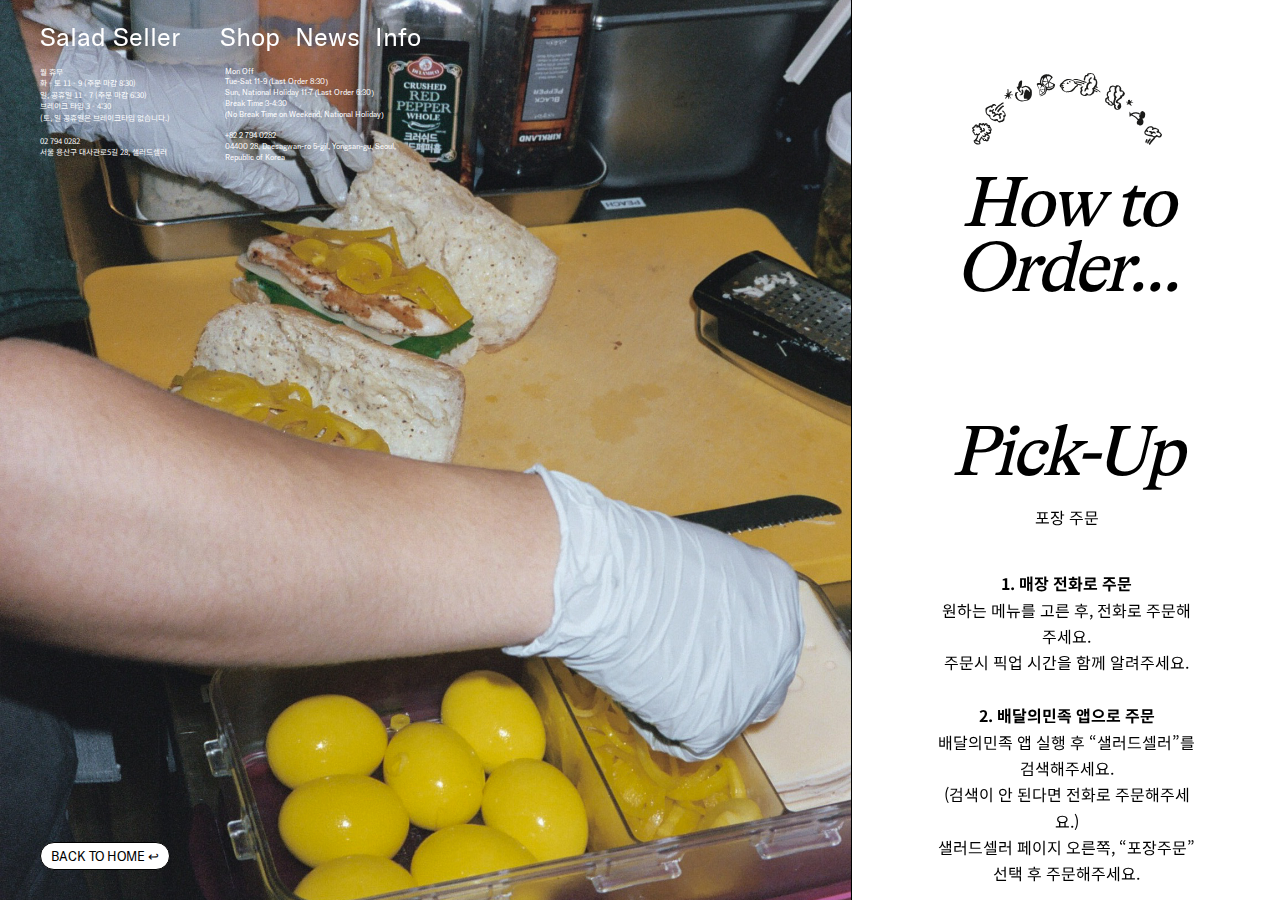
<file: info.html>
<!doctype html>
<html lang="ko">
<head>
    <meta charset="UTF-8">
    <meta name="viewport"
          content="width=device-width, user-scalable=no, initial-scale=1.0, maximum-scale=1.0, minimum-scale=1.0">
    <meta http-equiv="X-UA-Compatible" content="ie=edge">

    <meta name="title" content="Salad Seller">
    <meta name="description" content="샐러드 셀러 | 02-794-0282 | 서울 용산구 대사관로5길 28">
    <meta name="keywords" content="샐러드, 샐러드셀러, 이태원, 샌드위치">
    <meta property="og:title" content="Salad Seller">
    <meta property="og:image" content="img/thumb.jpg">
    <meta property="og:image:width" content="800">
    <meta property="og:image:height" content="400">
    <meta property="og:url" content="http://saladseller.com">
    <meta property="og:site_name" content="Salad Seller">
    <meta property="og:type" content="website">

    <title>Salad Seller</title>

    <link href="https://fonts.googleapis.com/css2?family=Archivo+Narrow&amp;display=swap" rel="stylesheet">
    <link href="https://fonts.googleapis.com/css2?family=Noto+Sans+KR:wght@400;700&amp;display=swap" rel="stylesheet">

    <link rel="stylesheet" type="text/css" href="./css/style.css">

    <script src="./js/plugin/jquery-3.5.1.min.js"></script>
    <script src="./js/plugin/jquery.lazy.min.js"></script>
</head>
<body>
<header>

    <div class="logo_info">
        <a href="index.html">
            <span>Salad Seller</span>
        </a>
    </div>


    <nav>
        <div class="navicon_info">
            <a href="https://smartstore.naver.com/cellartorafter" target="_blank">
                <span>Shop</span>
            </a>
        </div>

        <div class="navicon_info">
            <a href="https://www.instagram.com/saladseller/" target="_blank">
                <span>News</span>
            </a>
        </div>

        <div class="navicon_info">
            <a href="info.html">
                <span>Info</span>
            </a>
        </div>
    </nav>


    <div class="imgbtn">
            <span lang="en">
                <a href="index.html">
                    BACK TO HOME ↩
                </a>
            </span>
    </div>


</header>

<div class="wrapper info">
    <div class="container info">

        <div class="info-col first">

            <div class="info-op">
                <div class="kor">
                    월 휴무 <br>
                    화 - 토 11 - 9 (주문 마감 8:30)<br>
                    일, 공휴일 11 - 7 (주문 마감 6:30)<br>
                    브레이크 타임 3 - 4:30 <br>
                    (토, 일 공휴일은 브레이크타임 없습니다.)<br><br>
                    02 794 0282<br>
                    서울 용산구 대사관로5길 28, 샐러드셀러
                </div>
                <div class="eng">
                        <span lang="en">
                            Mon Off<br>
                            Tue-Sat 11-9 (Last Order 8:30)<br>
                            Sun, National Holiday 11-7 (Last Order 6:30)<br>
                            Break Time 3-4:30
                            <br>(No Break Time on Weekend, National Holiday)<br><br>
                            +82 2 794 0282<br>
                            04400 28, Daesagwan-ro 5-gil, Yongsan-gu,
                            Seoul, <br>Republic of Korea
                        </span>
                </div>

            </div>

            <div class="info_photo_bg">
            </div>

        </div>

    </div>
    <div class="order-box">
        <div id="order"></div>
        <div class="order-des">

            <div class="title">
                <img src="./img/main/fruit.svg" alt=""></div>
            <br>
            <span lang="en" class="order-menu">How to Order... </span><br><br><br><br><br><br><br>
            <div class="ordertype">
                <span lang="en" class="order-menu">Pick-Up </span><br><br>
                <div class="order-how">
                    포장 주문
                </div>
                <br><br>

                <div class="order-number">
                    1. 매장 전화로 주문
                </div>

                <div class="order-how">
                    원하는 메뉴를 고른 후, 전화로 주문해 주세요. <br>
                    주문시 픽업 시간을 함께 알려주세요.<br><br>
                </div>

                <div class="order-number">
                    2. 배달의민족 앱으로 주문
                </div>
                <div class="order-how">
                    배달의민족 앱 실행 후 “샐러드셀러”를 검색해주세요.<br>
                    (검색이 안 된다면 전화로 주문해주세요.)<br>
                    샐러드셀러 페이지 오른쪽, “포장주문” 선택 후 주문해주세요.
                </div>
                <br><br><br><br>
                <img src="./img/main/order_illust.svg" alt=""><br><br><br>
            </div>
            <br><br><br><br><br>

            <div id="mydiv">
                <div id="mydivheader">
                    <img src="./img/main/drag-logo(1).svg" alt=""></div>
            </div>

            <div class="ordertype">
                <span lang="en" class="order-menu">Delivery </span><br><br>
                <div class="order-how">
                    배달 주문
                    <br><br>
                    배달의민족 앱 실행 후 “샐러드셀러”를 검색해주세요.<br>
                    (검색이 안 된다면 배달 불가 지역입니다.)<br>
                    샐러드셀러 페이지에 접속 하셨다면,
                    정보창에 영업정보 확인 후 주문해주세요.
                </div>
                <br><br>
                <img src="./img/main/baemin_illust.svg" alt=""> <br><br>
                <div class="title">
                    <a href="https://baemin.me/sfwp_clr0" target="_blank">
                        <div class=order-number>“배달의 민족 바로가기”</div>
                    </a>
                </div>
                <br><br><br>
            </div>
        </div>
        <br>
        <br>
        <br>
        <br><br><br>

        <div class="ordertype">
            <span lang="en" class="order-menu">Schedule</span><br><br>
            <div class="order-how">
                샐러드셀러 영업 시간표<br><br>
                <img src="./img/main/cal_nov.svg" alt=""> <br>
                <br>
                <br>
                <br><br><br> <br>
                <br>
                <br>

            </div>
        </div>
    </div>
</div>


<div class="tablet-nav">
    <span lang="en"><a href="https://stevesucemi.github.io/Salad-Seller/index.html">HOME</a></span>
    <br>
    <span lang="en"><a href="#order">↑TOP </a></span>
</div>

<div class="mobile-nav">
    <span lang="en"><a href="https://stevesucemi.github.io/Salad-Seller/index.html">HOME</a></span>
    <br>
    <span lang="en"><a href="#order">↑TOP </a></span>
</div>


<script>
    // LUCKY D :: 인포 배경 변경 (새로고침시 변경)
    $(document).ready(function () {
        let classCycle = ['bg_1', 'bg_2', 'bg_3', 'bg_4', 'bg_5', 'bg_6', 'bg_7', 'bg_8', 'bg_9'];

        let randomNumber = Math.floor(Math.random() * classCycle.length);
        let classToAdd = classCycle[randomNumber];

        $('.info_photo_bg').addClass(classToAdd);

    });
</script>


</body>
</html>
</file>
<file: css/style.css>
* {
    text-size-adjust: none !important;

    -webkit-box-sizing: border-box !important;
    -moz-box-sizing: border-box !important;
    box-sizing: border-box !important;

    -webkit-overflow-scrolling: touch !important;

    font-smoothing: antialiased;

    -webkit-appearance: none;

    font-style: normal;
}

@font-face {
    font-family: 'GT Alpina';
    src: local(GT Alpina);
    src: url(./fonts/GT-Alpina-Regular.woff2);
    src: url(./fonts/GT-Alpina-Regular.woff2) format('woff2'),
    url(./fonts/GT-Alpina-Regular.woff2) format('woff2'),
    url(./fonts/GT-Alpina-Regular.woff) format('woff'),
    url(./fonts/GT-Alpina-Regular.ttf) format('truetype'),
    url(./fonts/GT-Alpina-Regular.woff2) format('woff2');
}

@font-face {
    font-family: 'GT America';
    src: local(GT America);
    src: url(./fonts/GT-America-Standard-Regular.woff2);
    src: url(./fonts/GT-America-Standard-Regular.woff2) format('woff2'),
    url(./fonts/GT-America-Standard-Regular.woff2) format('woff2'),
    url(./fonts/GT-America-Standard-Regular.woff) format('woff'),
    url(./fonts/GT-America-Standard-Regular.ttf) format('truetype'),
    url(./fonts/GT-America-Standard-Regular.woff2) format('woff2');
}

a {
    text-decoration: none;
    color: #000;
}

nav a:hover {
    text-decoration: underline;
    color: #000;
}

nav_info a:hover {
    text-decoration: underline;
    color: #fff;
}

pre {
    margin: 0;
}

html {
    height: 100%;
}


:lang(ko) {
    font-family: 'Noto Sans KR';
}

:lang(en) {
    font-family: 'GT America', sans-serif;
}

p {
    padding: 0px;
    margin: 0px;
}


body {
    padding: 0px;
    margin: 0px;
    height: 100%;
    display: flex;
    flex-direction: column;
    /*    overflow: hidden;*/
}

@-webkit-keyframes hoverani {
    0% {
        color: black;
    }

    100% {
        color: rgb(0, 120, 120);
        font-weight: 600;
    }
}

@keyframes hoverani {
    0% {
        color: black;
    }

    100% {
        color: rgb(0, 120, 120);
        font-weight: 600;
    }
}

body::-webkit-scrollbar {
    display: none;
    /* Chrome, Safari, Opera*/
}


.popup_window {

    width: 200px;
    height: 500px;
    border: 1px solid #000;
    background: #fff;
    position: fixed;
    left: 50%;
    top: 50%;

}


.close_bttn {
    width: 40px;
    height: 40px;
    cursor: pointer;
    background: #000;
    position: absolute;
    top: 20px;
    right: 20px;
    /*background-image: url('');*/
    background-size: cover;

}

.hide {
    display: none;

}


header {
    width: 66.6%;
    height: auto;
    position: fixed;
    top: 0px;
    left: 0px;
    overflow: hidden;
    padding: 20px 40px 20px 40px;
    z-index: 2;

}

.logo {
    height: auto;
    float: left;
    position: relative;
    top: 0;
    width: 20%;
}

.logo span {
    left: 40px;
    font-family: 'GT America', sans-serif;
    font-size: 2vw;
}

.logo_info {
    height: auto;
    float: left;
    position: relative;
    top: 0;
    width: 20%;
}


.logo_info span {
    left: 40px;
    font-family: 'GT America', sans-serif;
    font-size: 2vw;
    color: white;

}


.homebtn {
    position: fixed;
    right: 3%;
    bottom: 0px;
    width: auto;
    height: auto;
    padding: 0 0 30px 40px;
}

.homebtn img {
    width: 8vw;
}


.operationcon {
    position: absolute;
    display: flex;
    flex-wrap: nowrap;
    justify-content: space-between;
    height: auto;
    width: 66%;
    left: 30px;
    bottom: 30px;
}

.operation {
    width: 50%;
}

.imgbtn {
    position: fixed;
    left: 0px;
    bottom: 0px;
    width: auto;
    height: auto;
    padding: 0 0 30px 40px;

}

.imgbtn span {
    position: relative;
    float: left;
    font-family: 'GT America', sans-serif;
    width: auto;
    border: 1px black solid;
    border-radius: 40px;
    background: #fff;
    padding: 5px 10px 5px 10px;
    font-size: 1vw;


}


.img-btn-pdf {
    margin-left: 15px;
}


.imgbtn span:hover {
    text-decoration: none;
    color: #000;
    background: #EEE1CA;
}

.imgbtn span a {

    line-height: 100%;
}

.imgbtn span:hover a, .imgbtn span:hover #imgbtn {
    color: #000;
}


.imgbtn-mobile span a:hover {
    text-decoration: none;
}

.imgbtn-mobile span a:active {
    text-decoration: none;
}

#imgbtn {
    font-family: 'GT America', sans-serif;
    font-size: 1vw;
}

input {
    text-decoration: none;
    border: none;
    padding: 0;
    background: none;

}


#imgbtn:hover {
    cursor: pointer;
}


nav {
    position: fixed;
    float: left;
    left: 16%;
    height: auto;
}

nav_info {
    position: fixed;
    float: left;
    left: 16%;
    height: auto;
}

.navicon {
    float: left;
    width: auto;
    padding: 0 0 0px 15px;
}


.navicon_info {
    float: left;
    width: auto;
    padding: 0 0 0px 15px;
}


.navicon span {
    display: block;
    text-align: left;
    font-family: 'GT America', sans-serif;
    font-size: 2vw;
}

.navicon_info span {
    display: block;
    text-align: left;
    font-family: 'GT America', sans-serif;
    font-size: 2vw;
    color: white;
}

.wrapper {
    height: 100%;
    width: 100%;
    margin-top: 0;
    bottom: 0;
}

.container {
    width: 100%;
    height: 100%;
    width: 100%;
    float: left;
    overflow-y: hidden;
}


.menucon {
    width: 66.6%;
    height: 100%;
    overflow-y: scroll;
    overflow-x: hidden;
    border-right: 1px solid black;
    position: fixed;
    left: 0px;
    top: 0px;
}

.menucon-mobile {
    width: 100%;
    height: auto;
    display: flex;
    flex-wrap: wrap;
    overflow-y: scroll;
    overflow-x: hidden;
    display: none;
}

.landing_cover {
    width: 100%;
    height: 100vh;
    background: #e6321e;
    position: relative;
}

.landing_cover img {
    width: 100%;
    padding: 40px;
    height: auto;
    position: absolute;
    left: 50%;
    top: 50%;
    transform: translate(-50%, -50%);
}

.menu_cover {

    padding: 8vw 40px 0px 40px;
}

.menutype {
    width: 100%;
    display: flex;
    flex-wrap: nowrap;
    margin-right: 10px;
}

.menu-title {
    width: 100%;
    font-family: 'GT America', sans-serif;
    font-size: 32px;
    border: 1px black solid;
    border-radius: 40px;
    padding: 5px;
    text-align: center;
}

.menu-left-col {
    width: 50%;
    height: auto;
    flex-direction: column;
    padding-right: 40px;
    border-right: 1px black solid;
    padding-top: 30px;
}

.menu-right-col {
    width: 50%;
    height: auto;
    flex-direction: column;
    padding-left: 40px;
    padding-top: 30px;
}


.menucon-mobile {
    display: none;
}

.order-box {
    position: fixed;
    width: 33.3%;
    height: 100%;
    right: 0px;
    bottom: 0px;
    overflow-y: scroll;
    padding: 0 40px 0 40px;
    text-align: center;
}


#mydiv {
    position: absolute;
    z-index: 9;
}

#mydivheader {
    cursor: move;
    z-index: 10;

}

.dish {
    width: 100%;
    display: grid;
    grid-template-columns: auto;
    grid-row-gap: 20px;
    line-height: 1.6;
    padding-bottom: 30px;
    border-bottom: black solid 1px;
    margin-bottom: 30px;
}


.menu-left-col .dish:nth-last-child(1) {
    border-bottom: none;
    margin-bottom: 100px;
}

.menu-right-col .dish:nth-last-child(1) {
    border-bottom: none;
    margin-bottom: 100px;
}

.add {
    width: 100%;
    display: grid;
    grid-template-columns: 5fr 1fr;
    word-break: keep-all;
}

.add p:nth-child(2) {
    text-align: right;
}

.add span[lang="en"] {
    font-family: 'GT America', sans-serif;
    white-space: nowrap;
}

.title {
    font-size: 30px;
    line-height: 1.25;
}

.title span {
    font-family: 'GT America', sans-serif;
    width: 100%;
    float: left;
}

.title.baemin:hover span {
    -webkit-animation-fill-mode: forwards;
    animation-fill-mode: forwards;
    -webkit-animation-name: hoverani;
    animation-name: hoverani;
    -webkit-animation-duration: 0.05s;
    animation-duration: 0.05s;
}

.sorting span[lang="en"] {
    font-family: 'GT America', sans-serif;
    font-size: 18px;
}

.season {
    font-size: 18px;
}

.price {
    width: 100%;
    display: flex;
    flex-wrap: nowrap;
}

.price span {
    display: inline-block;
    font-family: 'GT America', sans-serif;
    font-size: 18px;
    position: relative;
}

.vegan {
    color: rgb(0, 120, 120);
    padding: 0 10px 0 0;
    font-family: 'GT Alpina', serif !important;
    font-style: italic;
    font-size: 20px;
    left: 3%;

}

.best {
    color: rgb(230, 50, 30);
    padding: 0 10px 0px 0;
    font-family: 'GT Alpina', serif !important;
    font-style: italic;
    font-size: 20px;
    left: 3%;

}

.ingredients {
    word-break: keep-all;
    line-height: 1.5;
    font-size: 14px;
    width: 92%;
}

.ingredients span[lang="en"] {
    font-family: 'GT America', sans-serif;
    line-height: 1.3;
}

.menu-pictures img {
    width: 100%;
}

.menu-pictures span {
    display: inline-block;
    width: 100%;
    text-align: center;
}

.imghide {
    display: none;
}

.source {
    padding-bottom: 30px;
    font-size: 14px;
}

.order-des {
    width: 100%;
    padding: 8vh 0px 0px 0px;
    font-size: 12px;
    line-height: 1.65;
}

.order-des .title {
    margin-bottom: 0px;

}

.order-number {
    text-align: center;
    font-weight: 700;
    font-size: 12pt;
    padding: 0 40px 0 40px;


}

.order-how {
    text-align: center;
    padding: 0 40px 0 40px;
    font-size: 12pt;
}

.order-des img {
    margin: auto;
    text-align: center;
    width: 45%;
}

.ordertype {
    border-bottom: 1px solid black;
    padding-bottom: 60px;
    margin-bottom: 0px;
}


.ordertype a:hover {
    -webkit-animation-fill-mode: forwards;
    animation-fill-mode: forwards;
    -webkit-animation-name: hoverani;
    animation-name: hoverani;
    -webkit-animation-duration: 0.05s;
    animation-duration: 0.05s;
    text-decoration: none;
}

.order-menu {
    display: inline-block;
    font-family: 'GT Alpina', sans-serif;
    font-style: italic;
    width: 100%;
    font-size: 72px;
    letter-spacing: -3px;
    line-height: 0.9;
    margin-bottom: 0px;
    text-align: center;
}

.menucon-mobile .order-menu {
    margin-bottom: 30px;
}

.order-box .title img {
    height: auto;
}

.order-box h3 {
    margin: 0;
    font-size: 18px;
}


.info-col {
    width: 66.6%;
    height: 100%;
    word-break: keep-all;
    float: left;
    border-right: 1px solid #000;
}

.info_photo_bg {
    width: 100%;
    height: 100%;
    background-size: cover;
    background-position: 50% 50%;
}

.bg_1 {
    background-image: url("../img/info/info1.jpg");
}

.bg_2 {
    background-image: url("../img/info/info2.jpg");
}

.bg_3 {
    background-image: url("../img/info/info3.jpg");
}

.bg_4 {
    background-image: url("../img/info/info4.jpg");
}

.bg_5 {
    background-image: url("../img/info/info5.jpg");
}

.bg_6 {
    background-image: url("../img/info/info6.jpg");
}

.bg_7 {
    background-image: url("../img/info/info7.jpg");
}

.bg_8 {
    background-image: url("../img/info/info8.jpg");
}

.bg_9 {
    background-image: url("../img/info/info9.jpg");
}

.info-col.first img {
    align-self: center;
    width: 100%;
    max-height: 100%;
    overflow: hidden;
    position: relative;
    left: 50%;
    top: 50%;
    transform: translate(-50%, -50%);
    object-fit: cover;

}


.intro {
    font-size: 16px;
    line-height: 150%;
}


.info-col.middle img {
    width: 140px;
}

.info-op {
    width: 100%;
    float: left;
    height: auto;
    font-size: 0.6vw;
    white-space: inherit;
    padding: 2vw 0px 0px 20px;
}


.info-op div {
    float: left;
    color: white;
}

.info-op .kor {
    width: 14.5vw;
    line-height: 150%;
    padding: 40px 1vw 0px 20px;
}

.info-op .eng {
    line-height: 140%;
    width: auto;
    padding: 40px 1vw 0px 1.5vw;
}


.mobile-nav {
    display: none;
    position: fixed;
    z-index: 999;
}


.tablet-nav {
    display: none;
    position: fixed;
    z-index: 999;
}

.mobile-nav a:hover {
    text-decoration: none;
}

.mobile-nav a:active {
    text-decoration: none;
    -webkit-animation-fill-mode: forwards;
    animation-fill-mode: forwards;
    -webkit-animation-name: hoverani;
    animation-name: hoverani;
    -webkit-animation-duration: 0.05s;
    animation-duration: 0.05s;
}

.mobile-nav span {
    width: 100%;
    text-align: center;
    font-family: 'GT America', sans-serif;
    display: inline-block;
    margin-left: auto;
    margin-right: auto;
}

.tablet-nav span:nth-child(1) {
    margin-bottom: 10px;
}

.tablet-nav a:active {
    text-decoration: none;
    -webkit-animation-fill-mode: forwards;
    animation-fill-mode: forwards;
    -webkit-animation-name: hoverani;
    animation-name: hoverani;
    -webkit-animation-duration: 0.05s;
    animation-duration: 0.05s;
}

.tablet-nav span {
    width: 100%;
    text-align: center;
    font-family: 'GT America', sans-serif;
    display: inline-block;
    margin-left: auto;
    margin-right: auto;
}

.mobile-nav span:nth-child(1) {
    margin-bottom: 10px;
}

#menu {
    position: relative;
    width: 1px;
    height: 1px;
}

#menu-tab {
    position: relative;
    width: 1px;
    height: 1px;
}

#order {
    position: relative;
    width: 1px;
    height: 1px;
}

#tablet-menu {
    display: none;
}


/*창 사이즈별 세세한 변경 사항*/
@media screen and (min-width: 1101px) and (max-width: 1700px) {
    .order-des img {
        margin: auto;
        text-align: center;
        width: 55%
    }
}


/*작은모니터*/

@media screen and (min-width: 1001px) and (max-width: 1510px) {


    .operationcon {
        width: 100%;
    }

    .navicon img {
        margin-bottom: 5px;
        width: 100%;
        max-height: 6.5vh;
    }

    .ingredients {
        font-size: 12px;
    }

}


/*태블릿*/

@media screen and (min-width: 601px) and (max-width: 1000px) {

    .logo {
        height: 9vh;
        position: relative;
        left: 0;
        top: 0;
        text-align: left;
    }

    .logo img {
        height: 100%;
    }

    .imgbtn {
        display: none;
    }


    nav {
        display: flex;
        justify-items: center;
        justify-content: space-between;
        align-items: center;
        position: absolute;
        width: 33vw;
        height: 100%;
        right: 40px;
        top: 15px;
    }

    .navicon {
        width: 80px;
        display: flex;
        flex-wrap: wrap;
        justify-items: center;
        justify-content: center;
        align-items: flex-end;
    }

    .navicon span {
        width: 100%;
        display: block;
        text-align: center;
        font-size: 1.4em;
    }

    .navicon img {
        margin-bottom: 0px;
        width: 100%;
        max-height: 4vh;
    }

    .wrapper {
        width: 100%;
        height: calc(93vh - 60px);
        bottom: 0;
        padding: 0 30px 0 30px;
    }

    .container {
        width: 100%;
        height: auto;
        display: flex;
        flex-wrap: wrap;
        grid-template-columns: 100%;
        grid-template-rows: auto;
    }

    .container.info {
        height: 100%;
        overflow-y: scroll;
        padding-bottom: 0px;
    }

    .wrapper.info {
        padding: 0px 0px 0px 40px;
    }

    .menucon {
        width: 100%;
        height: auto;
        display: flex;
        flex-wrap: wrap;
        overflow-y: scroll;
        overflow-x: hidden;
        order: 2;
        float: left;
        border-right: none;
    }

    .menucon::-webkit-scrollbar {
        width: 0;
    }

    .menucon::-webkit-scrollbar-thumb {
        background: black;
    }

    /*태블릿 메뉴 탑*/
    #tablet-menu {
        display: block;
        width: 100%;
        height: auto;
        margin-bottom: 30px;
    }

    #tablet-menu .order-menu {
        margin-bottom: 30px;
    }

    .imgbtn-mobile span {
        display: block;
        font-family: 'GT America', sans-serif;
        right: 0;
        width: 50%;
        float: left;
        text-align: center;
    }

    .img-btn-span {
        position: relative;
        top: 0;
    }

    #imgbtn-t {
        display: block;
        font-family: 'GT America', sans-serif;
        font-size: 16px;
        margin: 0 auto;
    }

    #imgbtn-t:hover {
        text-decoration: none;
    }

    #imgbtn-t:active {
        -webkit-animation-fill-mode: forwards;
        animation-fill-mode: forwards;
        -webkit-animation-name: hoverani;
        animation-name: hoverani;
        -webkit-animation-duration: 0.05s;
        animation-duration: 0.05s;
        text-decoration: none;
    }

    .menu-title {
        width: 100%;
        font-size: 28px;
    }

    .menutype {
        margin-right: 0;

    }

    .title {
        font-size: 28px;
        line-height: 120%;
    }

    .title::-webkit-scrollbar {
        height: 0;
    }


    .title span[lang="ko"]::after {
        content: "\A";
        white-space: pre;
    }

    .title span[lang="en"] {
        white-space: normal !important;
    }

    .ingredients {
        font-size: 12px;
        word-break: keep-all;
    }

    .order-box {
        width: 100%;
        height: 100%;
        overflow-y: scroll;
        text-align: center;
        display: grid;
        order: 1;
        float: left;
        padding: 0;
    }

    .container::-webkit-scrollbar {
        width: 0;
    }

    .order-box::-webkit-scrollbar {
        width: 0px;
    }

    .order-des img {
        margin: 0 auto;
        width: 40%;
    }

    .ordertype:nth-last-child(1) {
        margin-bottom: 0;
    }

    .slogans {
        display: none;
    }

    .menucon::-webkit-scrollbar-thumb {
        background: black;
    }

    .menu {
        display: block;
        width: 100%;
        text-align: center;
        font-size: 72px;
        letter-spacing: -3px;
        margin-bottom: 30px;
    }

    .info-wrapper {
        width: 100%;
        height: auto;
        max-height: calc(100% - 120px);
        padding: 0 30px 30px 30px;
        bottom: 0;
        background: #fff;
        display: flex;
        flex-wrap: wrap;
        overflow-y: scroll;
    }


    .info-col {
        width: 100%;
        height: auto;
        word-break: keep-all;
        float: left;
    }

    .info-col.first {
        margin-right: 0px;
        margin-bottom: 30px;
        order: 2;
    }

    .info-col.middle {
        margin-right: 0px;
        order: 3;
    }


    .info-op {
        width: 100%;
        position: relative;
        bottom: 0px;
        font-size: 12px;
        white-space: inherit;
        margin-top: 60px;
        display: flex;
    }

    .info-op div {
        margin-bottom: 0;
        width: 50%;
        float: left;
        align-self: flex-end;
    }

    .info-op .kor {
        margin-bottom: 0;
    }

    .tablet-nav {
        display: block;
        bottom: 30px;
        right: 30px;
    }

    .tablet-nav span {
        font-size: 28px;
    }

    #menu-tab {
        top: calc(-7vh - 60px);
    }

    #order {
        top: calc(-7vh - 60px);
    }


}


/*모바일*/
@media screen and (min-width: 0px) and (max-width: 600px) {

    body {
        flex-wrap: nowrap;
    }

    header {
        width: 100%;
        position: absolute;
        top: 0px;
        left: 0px;
        height: auto;
        overflow: hidden;
        padding: 30px 30px 0;
        z-index: 2;
        display: flex;
        flex-direction: column;
        flex-wrap: wrap;
    }

    .logo {
        width: 100%;
        height: 8vh;
    }

    .logo img {
        width: 100%;
        max-width: 100%;
        height: auto;
        max-height: 8vh;
    }

    nav {
        position: relative;
        width: 90%;
        height: 5vh;
        top: 0;
        padding: 4vh 0 30px 0;
        right: 0;
        align-self: center;
    }

    .navicon {
        width: 30%;
        height: 9vh;
        align-items: flex-end;
    }

    .navicon span {
        font-size: 24px;

    }

    .wrapper {
        width: 100%;
        height: auto;
        margin-top: 14vh;
        position: relative;
        padding: 0 30px 0 30px;
        bottom: 0;
    }

    .container {
        width: 100%;
        height: auto;
        display: flex;
        flex-wrap: wrap;
        grid-template-columns: 100%;
        grid-template-rows: auto;
        overflow-y: hidden;
        margin-top: 60px;
    }

    .menucon {
        display: none;
    }

    .menucon::-webkit-scrollbar {
        width: 0;
    }

    .menucon::-webkit-scrollbar-thumb {
        background: black;
    }

    .menucon-mobile {
        display: block;
        order: 2;
    }


    .menucon-mobile::-webkit-scrollbar {
        width: 0;
    }

    .menucon-mobile::-webkit-scrollbar-thumb {
        background: black;
    }

    .menu-title {
        width: 100%;
        font-size: 24px;
    }

    .menutype {
        padding-top: 30px;
        flex-wrap: wrap;
    }

    .menutype .dish:nth-last-child(1) {
        border-bottom: none;
        padding-bottom: 100px;
    }

    .menu {
        display: block;
        width: 100%;
        text-align: center;
        font-size: 72px;
        letter-spacing: -3px;
        margin-bottom: 30px;
    }


    .sorting {
        flex-wrap: wrap;
    }

    .fake-border {
        display: none;
    }

    .order-box {
        width: 100%;
        height: auto;
        overflow-y: scroll;
        text-align: center;
        display: grid;
        order: 1;
        float: left;
        padding: 0;
    }


    .order-box::-webkit-scrollbar {
        width: 0px;
    }

    .order-des {
        height: auto;
        margin-bottom: 0;
    }

    .order-des img {
        margin: 0 auto;
        width: 60%;
    }

    .ordertype:nth-last-child(1) {
        margin-bottom: 0;
    }

    .menucon::-webkit-scrollbar-thumb {
        background: black;
    }


    .operationcon {
        display: none;
    }

    .operation {
        width: 100%;
    }

    .operation:nth-child(1) {
        margin-bottom: 30px;
    }


    header .imgbtn {
        display: none;
    }

    .imgbtn-mobile {
        width: 100%;
        height: 20px;
        margin-bottom: 30px;
    }

    .imgbtn-mobile span {
        display: block;
        font-family: 'GT America', sans-serif;
        right: 0;
        width: 50%;
        float: left;
        text-align: center;
    }

    .imgbtn-mobile span a:hover {

    }

    .img-btn-span {
        position: relative;
        top: 0;
    }


    #imgbtn-m {
        display: block;
        font-family: 'GT America', sans-serif;
        font-size: 16px;
        margin: 0 auto;
    }


    #imgbtn-m:active {
        -webkit-animation-fill-mode: forwards;
        animation-fill-mode: forwards;
        -webkit-animation-name: hoverani;
        animation-name: hoverani;
        -webkit-animation-duration: 0.05s;
        animation-duration: 0.05s;
        text-decoration: none;
    }


    .slogans {
        display: none;
    }

    .info-col {
        width: 33.3%;
        height: auto;
        word-break: keep-all;
        float: left;
    }


    .info-op {
        width: 100%;
        position: relative;
        bottom: 0px;
        font-size: 0.8em;
        white-space: inherit;
        margin-top: 100px;
    }

    .info-op div {
        margin-bottom: 0;
        width: 100%;
        float: none;
    }

    .info-op .kor {
        margin-bottom: 30px;
    }

    .mobile-nav {
        display: block;
        bottom: 30px;
        right: 30px;
        width: auto;
    }


    .mobile-nav span {
        font-size: 24px;
    }


    #menu {
        top: -3.5vh;
    }

    #order {
        top: -32vh;
    }

    .title {
        font-size: 24px;
        overflow: hidden;
    }


    .title span[lang="en"] {
        white-space: nowrap;
        word-break: break-all;
    }


    .sorting {
        font-size: 17px;
    }

    .add {
        font-size: 16px;
    }

    .ingredients {
        font-size: 12px;
    }

    .source {
        padding-bottom: 100px;
    }


    .dish {
        grid-row-gap: 15px;
        padding-bottom: 30px;
        margin-bottom: 30px
    }

}
</file>
